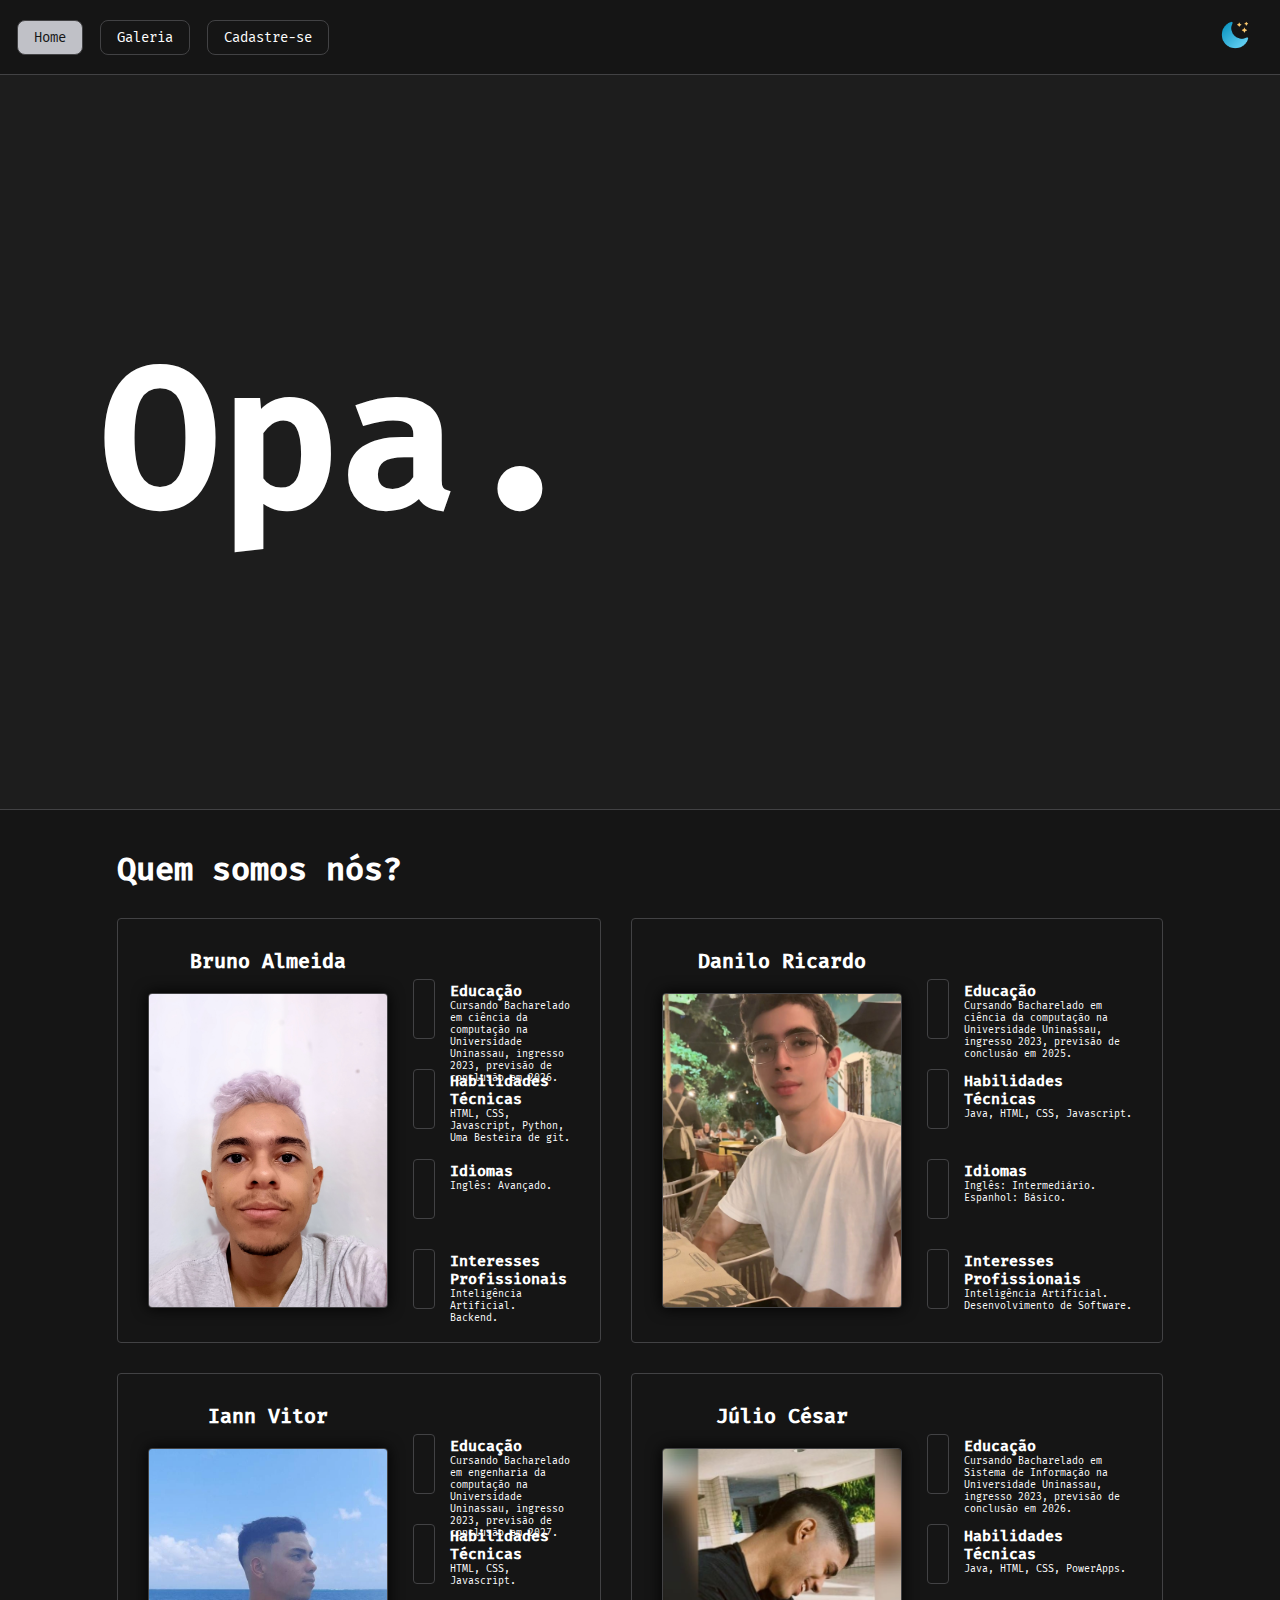
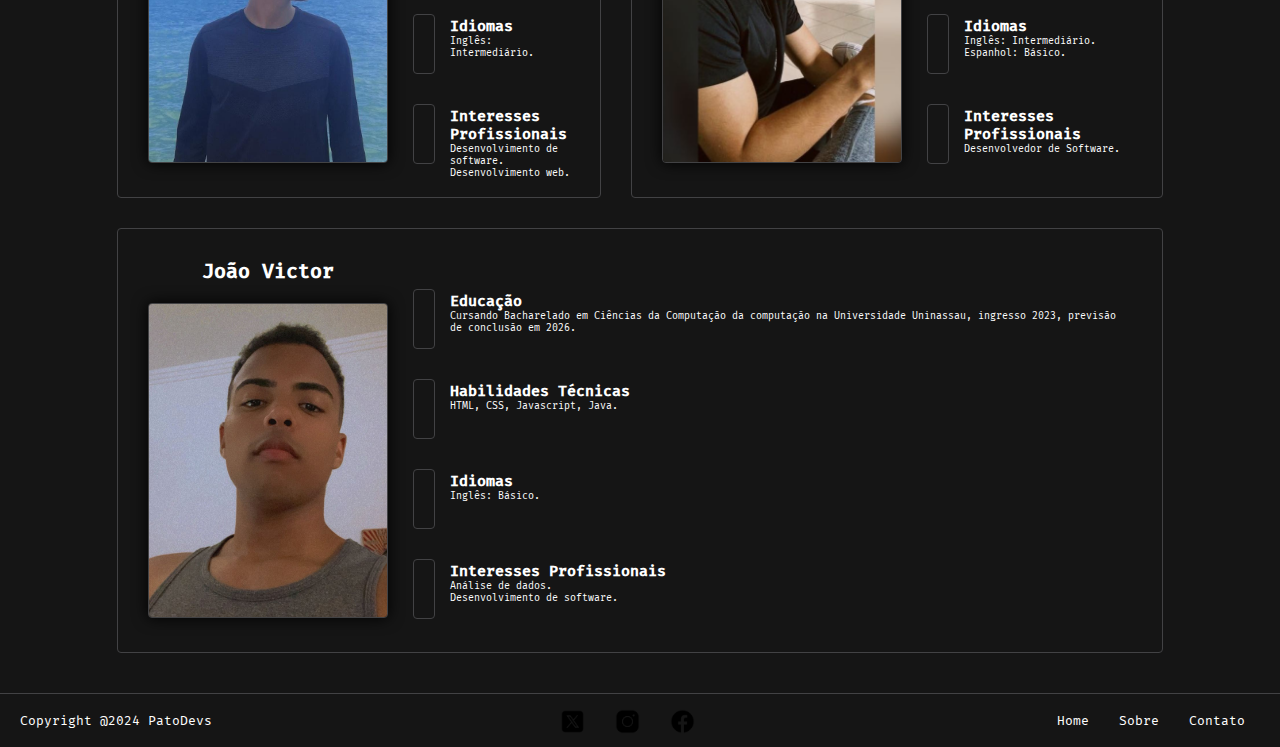
<file: index.html>
<!DOCTYPE html>
<html lang="pt-br">

<head>
    <meta charset="UTF-8">
    <meta name="viewport" content="width=device-width, initial-scale=1.0">
    <title>Início</title>
    <link rel="stylesheet" href="style/style.css">
    <link rel="shortcut icon" type="image/x-icon"href="/recursos/imgs/favicon.png">
</head>
<body>
        <div class="homepage">
            <div class="containerHomepage">
                <div class="containertituloHp">
                    <h1>Opa.</h1>
                </div>
            </div>
        </div>
    <main class="index">
        <div class="container">
            <h1>Quem somos nós?</h1>
            <div class="member">
                <div class="person">
                    <h3>Bruno Almeida</h3>
                    <img src="/recursos/imgs/pfpBruno.jpg" alt="Integrante 1"                  class="integrantes-img1">
                </div>
                <div class="wrapperInfos">
                    <div class="containerInfos">
                        <div class="formatoWrapper">
                            
                        </div>
                        <div class="textoInfoPessoas">
                            <h1>
                                    Educação
                                </h1>
                                <p>
                                    Cursando Bacharelado em ciência da computação na Universidade Uninassau, ingresso 2023, previsão de conclusão em 2026.
                                </p>
                        </div>
                    </div>
                    <div class="containerInfos">
                        <div class="formatoWrapper">
                            
                        </div>
                        <div class="textoInfoPessoas">
                            <h1>
                                    Habilidades Técnicas
                                </h1>
                                <p>
                                    HTML, CSS, Javascript, Python, Uma Besteira de git.
                                </p>
                        </div>
                    </div>
                    <div class="containerInfos">
                        <div class="formatoWrapper">
                            
                        </div>
                        <div class="textoInfoPessoas">
                            <h1>
                                Idiomas
                            </h1>
                            <p>
                               Inglês: Avançado.
                            </p>
                        </div>
                    </div>
                    <div class="containerInfos">
                        <div class="formatoWrapper">
                            
                        </div>
                        <div class="textoInfoPessoas">
                            <h1>
                                Interesses Profissionais
                                </h1>
                                <p>
                                    Inteligência Artificial. <br>Backend.
                                </p>
                        </div>
                    </div>
                </div>
            </div>
            <div class="member">
                <div class="person">
                    <h3>Danilo Ricardo
                    </h3>
                    <img src="/recursos/imgs/pfpDanilo.jpg" alt="Integrante 2"                  class="integrantes-img1">
                </div>
                <div class="wrapperInfos">
                    <div class="containerInfos">
                        <div class="formatoWrapper">
                            
                        </div>
                        <div class="textoInfoPessoas">
                            <h1>
                                    Educação
                                </h1>
                                <p>
                                    Cursando Bacharelado em ciência da computação na Universidade Uninassau, ingresso 2023, previsão de conclusão em 2025.

                                </p>
                        </div>
                    </div>
                    <div class="containerInfos">
                        <div class="formatoWrapper">
                            
                        </div>
                        <div class="textoInfoPessoas">
                            <h1>
                                    Habilidades Técnicas
                                </h1>
                                <p>
                                    Java, HTML, CSS, Javascript.
                                </p>
                        </div>
                    </div>
                    <div class="containerInfos">
                        <div class="formatoWrapper">
                            
                        </div>
                        <div class="textoInfoPessoas">
                            <h1>
                                Idiomas
                            </h1>
                            <p>
                                Inglês: Intermediário.<br>Espanhol: Básico.

                            </p>
                        </div>
                    </div>
                    <div class="containerInfos">
                        <div class="formatoWrapper">
                            
                        </div>
                        <div class="textoInfoPessoas">
                            <h1>
                                Interesses Profissionais
                                </h1>
                                <p>
                                    Inteligência Artificial. <br> Desenvolvimento de Software.
                                </p>
                        </div>
                    </div>
                </div>
            </div>
            <div class="member">
                <div class="person">
                    <h3>Iann Vitor</h3>
                    <img src="/recursos/imgs/pfpIann.jpg" alt="Integrante 3"                  class="integrantes-img1">
                </div>
                <div class="wrapperInfos">
                    <div class="containerInfos">
                        <div class="formatoWrapper">
                            
                        </div>
                        <div class="textoInfoPessoas">
                            <h1>
                                    Educação
                                </h1>
                                <p>
                                    Cursando Bacharelado em engenharia da computação na Universidade Uninassau, ingresso 2023, previsão de conclusão em 2027.

                                </p>
                        </div>
                    </div>
                    <div class="containerInfos">
                        <div class="formatoWrapper">
                            
                        </div>
                        <div class="textoInfoPessoas">
                            <h1>
                                    Habilidades Técnicas
                                </h1>
                                <p>
                                    HTML, CSS, Javascript.
                                </p>
                        </div>
                    </div>
                    <div class="containerInfos">
                        <div class="formatoWrapper">
                            
                        </div>
                        <div class="textoInfoPessoas">
                            <h1>
                                Idiomas
                            </h1>
                            <p>
                                Inglês: Intermediário.                      
                            </p>
                        </div>
                    </div>
                    <div class="containerInfos">
                        <div class="formatoWrapper">
                            
                        </div>
                        <div class="textoInfoPessoas">
                            <h1>
                                Interesses Profissionais
                                </h1>
                                <p>
                                    Desenvolvimento de software. <br> Desenvolvimento web.
                                </p>
                        </div>
                    </div>
                </div>
            </div>
            <div class="member">
                <div class="person">
                    <h3>Júlio César</h3>
                    <img src="/recursos/imgs/pfpJulio.jpg" alt="Integrante 4"                  class="integrantes-img1">
                </div>
                <div class="wrapperInfos">
                    <div class="containerInfos">
                        <div class="formatoWrapper">
                            
                        </div>
                        <div class="textoInfoPessoas">
                            <h1>
                                    Educação
                                </h1>
                                <p>
                                    
Cursando Bacharelado em Sistema de Informação na Universidade Uninassau, ingresso 2023, previsão de conclusão em 2026.

                                </p>
                        </div>
                    </div>
                    <div class="containerInfos">
                        <div class="formatoWrapper">
                            
                        </div>
                        <div class="textoInfoPessoas">
                            <h1>
                                    Habilidades Técnicas
                                </h1>
                                <p>
                                    Java, HTML, CSS, PowerApps.
                                </p>
                        </div>
                    </div>
                    <div class="containerInfos">
                        <div class="formatoWrapper">
                            
                        </div>
                        <div class="textoInfoPessoas">
                            <h1>
                                Idiomas
                            </h1>
                            <p>
                                Inglês: Intermediário. <br>
Espanhol: Básico.
                            </p>
                        </div>
                    </div>
                    <div class="containerInfos">
                        <div class="formatoWrapper">
                            
                        </div>
                        <div class="textoInfoPessoas">
                            <h1>
                                Interesses Profissionais
                                </h1>
                                <p>
                                    Desenvolvedor de Software.
                                </p>
                        </div>
                    </div>
                </div>
            </div>
            <div class="member" style="grid-column: 1/3;">
                <div class="person">
                    <h3>João Victor</h3>
                    <img src="/recursos/imgs/pfpJoao.jpg" alt="Integrante 5"                  class="integrantes-img1">
                </div>
                <div class="wrapperInfos">
                    <div class="containerInfos">
                        <div class="formatoWrapper">
                            
                        </div>
                        <div class="textoInfoPessoas">
                            <h1>
                                    Educação
                                </h1>
                                <p>
                                    Cursando Bacharelado em Ciências da Computação da computação na Universidade Uninassau, ingresso 2023, previsão de conclusão em 2026.
                                </p>
                        </div>
                    </div>
                    <div class="containerInfos">
                        <div class="formatoWrapper">
                            
                        </div>
                        <div class="textoInfoPessoas">
                            <h1>
                                    Habilidades Técnicas
                                </h1>
                                <p>
                                     HTML, CSS, Javascript, Java.

                                </p>
                        </div>
                    </div>
                    <div class="containerInfos">
                        <div class="formatoWrapper">
                            
                        </div>
                        <div class="textoInfoPessoas">
                            <h1>
                                Idiomas
                            </h1>
                            <p>
                                Inglês: Básico.
                            </p>
                        </div>
                    </div>
                    <div class="containerInfos">
                        <div class="formatoWrapper">
                            
                        </div>
                        <div class="textoInfoPessoas">
                            <h1>
                                Interesses Profissionais
                                </h1>
                                <p>
                                    Análise de dados. <br> Desenvolvimento de software.
                                </p>
                        </div>
                    </div>
                </div>
            </div>
            </div>
            
    </main>
    <script src="script/elementos.js"></script>
</body>
</html>
</file>
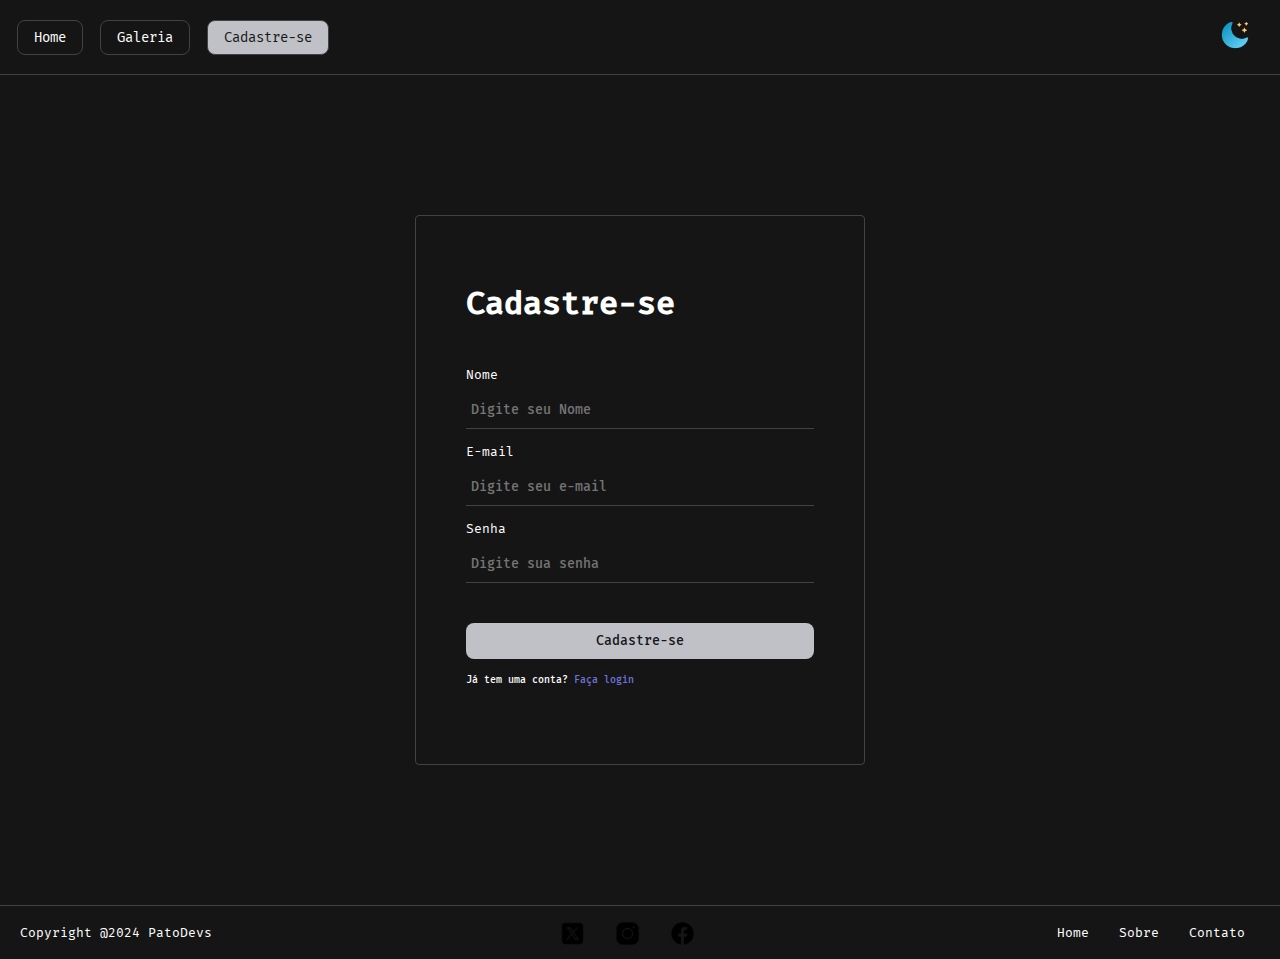
<file: paginas/cadastro.html>
<!DOCTYPE html>
<html lang='pt-br'>
<head>
    <meta charset='UTF-8'>
    <meta name='viewport' content='width=device-width, initial-scale=1.0'>
    <title>Cadastre-se</title>
<link rel='stylesheet' href='/style/style.css'>

</head>
<body>
    <main>
        <form action="" class="cadastroContainer">
            <h1>Cadastre-se</h1>
            <label for="nome">Nome</label><input id="nome" type="text" placeholder="Digite seu Nome" >
            <p id="verificacaoCaracterN"></p>
            <label for="email">E-mail</label><input type="text"id="email" placeholder="Digite seu e-mail">
            <label for="senha">Senha</label><input type="password" id="senha"placeholder="Digite sua senha">
            <p id="verificacaoCaracterS"></p>
            <button type="button">Cadastre-se</button>
            <p>Já tem uma conta? <a href="#"  id="loginLink">Faça login</a></p>
        </form>
</main>
<script src="/script/elementos.js"></script>
<script>
   const senha = document.getElementById('senha');
   const nome = document.getElementById('nome');
   const verificacaoCaracterS = document.getElementById('verificacaoCaracterS');

   senha.addEventListener('input', function(){
        if(senha.value.length < 8 && senha.value.length > 0){
            verificacaoCaracterS.style.display = 'block'
            verificacaoCaracterS.style.color = 'red'
            verificacaoCaracterS.innerHTML = 'Mínimo de 8 caracteres'

        }else if(senha.value.length === 0){
            verificacaoCaracterS.style.display = 'none'
        }else if(senha.value.length >= 8){
            verificacaoCaracterS.style.color = 'green'
        }
        
   })
   
</script>
</body>
</html>
</file>
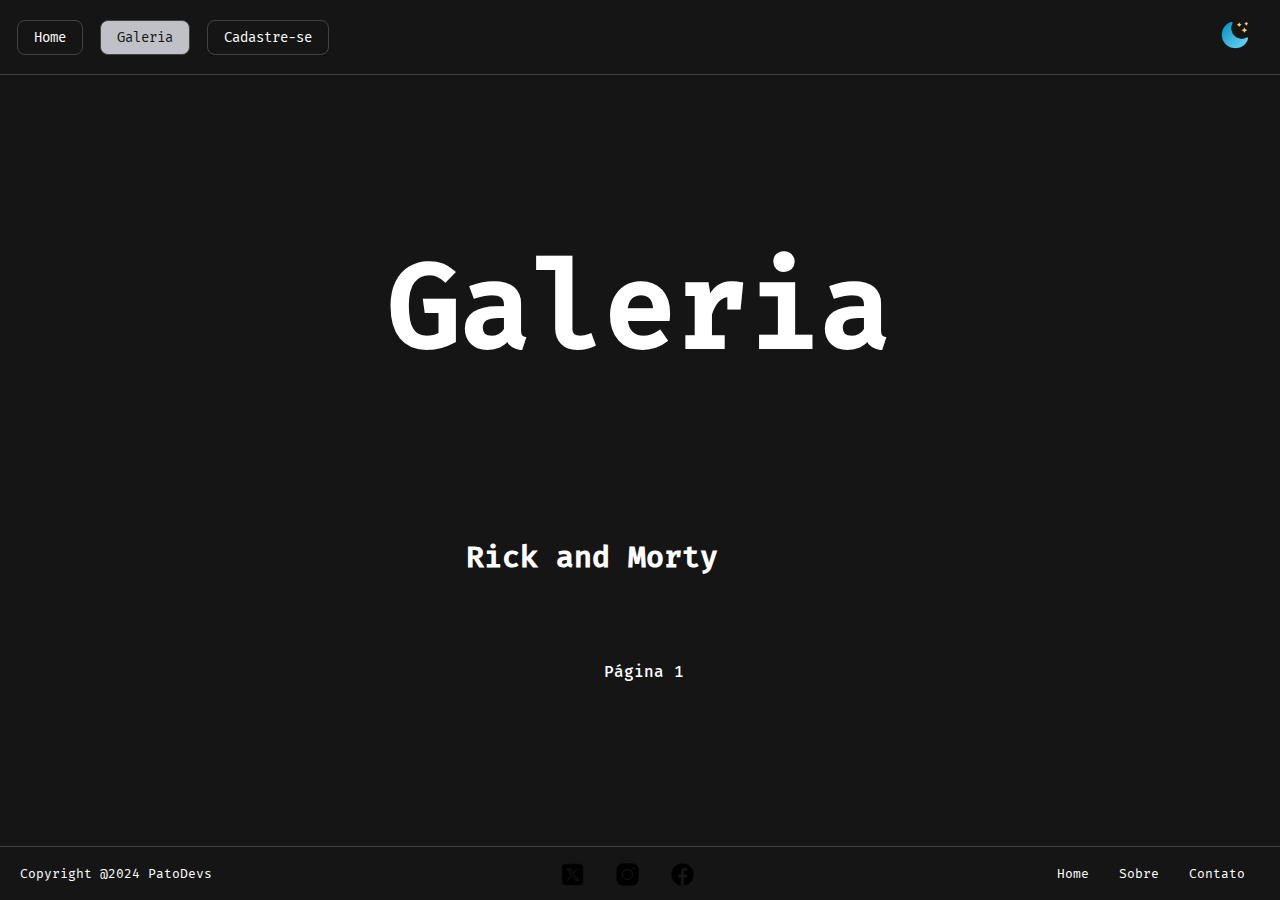
<file: paginas/galeria.html>
<!DOCTYPE html>
<html lang="pt-br">
<head>
    <meta charset="UTF-8">
    <meta name="viewport" content="width=device-width, initial-scale=1.0">
    <title>Galeria</title>
    <link rel="stylesheet" href="/style/style.css">

</head>
<body>
    <main>
        <div class="galeriaTitulo">
                <h1>
                    Galeria
                </h1>
            </div>
        <section>
            <div class="containertitulo">
                <h1>
                    Rick and Morty
                </h1>
            </div>
            <section class="secaoCardCompleto"></section>
            <div class="paginacaocontainer">
                <div class="paginacao">
                    <button id="pagAnterior">Anterior</button>
                    <span id="pagInfo">Página 1</span>
                    <button id="proximaPag">Próxima</button>
                </div>
            </div>
        </section>
    </main>
    <script src="/script/galeria.js"></script>
    <script src="/script/elementos.js"></script>
</body>
</html>
</file>
<file: style/style.css>
@font-face {
    font-family: Fira mono;
    src: url(/recursos/fonts/firamonoMedium.ttf);
}
@font-face {
    font-family: Firamonoregular;
    src: url(/recursos/fonts/firamonoRegular.ttf);
    }
@keyframes fade {
    from {
        opacity: 0;
    }
    to {
        opacity: 1;
    }
}
.fade{
    animation: fade all 3.2s;
}
.opacidade{
    opacity: 1;
}
:root{
    --borda-cor: #424244;
    --background-padrao-cor: #151515;
    --botao-font: Firamonoregular;
    --botao-selecionado-background: #c0c1c7;
    --botao-selecionado-hover-cor: #DADBE1;
    --botao-selecionado-texto: #151515;
    --botao-hover-cor: rgba(255, 255, 255, 0.1);
    --botao-active-opacidade: 0.7;
    --texto-padrao-cor: #ffffff;
    --boxshadow: 0px 0px 15px 0px #000000;
    
}

#loginLink{
    color: rgb(114, 114, 220);
}
/* Barra de rolagem */
::-webkit-scrollbar {
    width: 8px; 
}

::-webkit-scrollbar-track {
    background: transparent; 
}

::-webkit-scrollbar-thumb {
    background-color: #bbbbbb; 
    border-radius: 6px; 
}
*{
    margin: 0;
    padding: 0;
    box-sizing: border-box;
    text-decoration: none;
    color: var(--texto-padrao-cor);
    font-family: Fira Mono, sans-serif;
}

body{
    background-color: var(--background-padrao-cor);
    display: flex;
    flex-direction: column;
    transition: all ease 0.2s;
    align-items: center;
    min-height: 100vh;
}

body.light-mode {
    --background-padrao-cor: #ffffff;
    --texto-padrao-cor: #151515;
    --botao-selecionado-texto: #ffffff;
    --botao-selecionado-background: #151515;
    --botao-selecionado-hover-cor: #2e2e2e;
    --botao-hover-cor: #f3f3f3;
    --boxshadow: 0px 0px 0px 0px #000000;
    
}



.secaoCardCompleto{
    display: flex;
    flex-wrap: wrap;
    gap: 30px;
    position: relative;
    height: 100%;
    margin-left: 280px;
    margin-right: 280px;
    transition: all ease .5s;
    
}
.secaoCardCompleto.opacidade{
    opacity: 1;
}

.cardCompleto{
    min-width: 200px; 
    background-color: transparent;
    height: 340px;
    width: 240px;
    border-radius: 4px;
    border: var(--borda-cor) 1px solid;
    box-shadow: var(--boxshadow);
    position: inherit;
    flex: 0 0 auto; 
    overflow: hidden;
}
.cardImagem{
    width: 100%;
    height: 80%;
    transition: transform 0.2s ease;
    object-fit: cover;
    object-position: center;
    position: absolute;

    border-bottom: 1px solid var(--borda-cor);
}
.cardTituloContainer{ /* Título de cada card */
    position: absolute;
    bottom: 0;
    height: 20%;
    width: 100%;
    display: flex;
    align-items: center;
    justify-content: center;
    padding: 0 30px;
}
.cardImagem:hover{
    transform: scale(1.05);
    cursor: pointer;
}

.cardLink{
    width: 100%;
    height: 100%;
    position: absolute;
    z-index: 1;
    
    cursor: grab;
}
.paginacaocontainer{
    margin: 50px 0px 20px 0px;
    width: 100%;
    display: flex;
    gap: 30px;
    align-items: center;
    justify-content: right;

}
.paginacao{
    margin: 0 280px;
}
.paginacao button{
    border-radius: 8px;
    padding: 8px 16px;
    border: 1px solid var(--borda-cor);
    font-family: var(--botao-font), sans-serif;
    font-size: 14px;
    margin: 0 15px;
    transition: all ease 0.2s;
    background-color: transparent;
}
.paginacao button:hover{
    background-color: var(--botao-hover-cor);
    cursor: pointer;
}
#pagAnterior{
    position: relative;
    opacity: 0;
    z-index: -100;
}
#pagAnterior.opacidade{
    z-index: 10;
    opacity: 1;
}
#proximaPag{
    position: relative;
    opacity: 0;
    z-index: -100;
}
#proximaPag.opacidade{
    z-index: 10;
    opacity: 1;
}
.popupcontainer{
    position: fixed;
    width: 100%;
    height: 100%;
    background-color: rgba(0, 0, 0, 0.6);
    display: flex;
    align-items: center;
    justify-content: center;
    opacity: 0;
    z-index: -2;
    top: 0;
    transition: ease-in 0.2s;
}
.cardPopUp{
    display: grid;
    position: fixed;
    z-index: 10000000000;
    width: 1000px;
    height: 700px;
    background-color: var(--background-padrao-cor);
    position: absolute;
    border-radius: 4px;
    border: 1px solid var(--borda-cor);
    overflow: hidden;
    grid-template-columns: 1fr 1fr auto;
    grid-template-rows: 30px;
    gap: 15px;
    padding: 10px 10px 10px 10px;
    max-width: 90%;
    max-height: 70vh;
}

.imgPopup{
    grid-column: 1 / 2;
    grid-row: 1 / 3;
    width: 100%;
    height: 100%;
    transition: transform 0.2s ease;
    object-fit: cover;
    object-position: center;
    border-top-left-radius: 4px;
    border-bottom-left-radius: 4px;
    border: 1px solid var(--borda-cor);
}
.fecharPopup{
    grid-row: 1 / 2;
    grid-column: 3;
    background-color: transparent;
    border: none;
    
    font-size: 30px;
    cursor: pointer;
    width: 30px;
    padding-right: 15px;
}
.active{
    opacity: 1;
    z-index: 10000000;
}
.tituloPopup{
    grid-column: 2 / 3;
    grid-row: 1;
    margin-top: 10px;
}
.descricaoPopup{
    grid-column: 2 / 3;
    width: 100%;
    height: 100%;
    margin-top: 40px;
    font-size: 30px;
    font-family: var(--botao-font);
    
}
header{
    width: 100%;
    height: 75px;
    border-bottom: 1px solid var(--borda-cor);
    background-color: var(--background-padrao-cor);
    display: flex;
    flex-direction: row;
    align-items: center;
    justify-content: space-between;
    
}
.linkContainer{
    display: flex;
    justify-content: space-evenly;    
}

.headerBotao{
    border-radius: 8px;
    padding: 8px 16px;
    border: 1px solid var(--borda-cor);
    font-family: var(--botao-font), sans-serif;
    font-size: 14px;
    margin-left: 17px;
    transition: all ease 0.2s;
}
.headerBotao:hover{
    background-color: var(--botao-hover-cor);
}
.headerBotao:active{
    opacity: var(--botao-active-opacidade);
}
/* Quando o botao do header estiver selecionado */
.botaoSelecionado{
    color: var(--botao-selecionado-texto);
    background-color: var(--botao-selecionado-background);
}
.botaoSelecionado:hover{
    background-color: var(--botao-selecionado-hover-cor)
}
.botaoSelecionado:active{
    opacity: var(--botao-active-opacidade);
}



.containertitulo h1{
    font-size: 30px;
    margin: 0px 280px;
    margin-bottom: 30px;
}
.containertitulo{
    width: 100%;
    display: flex;
    gap: 20px;
}



.botaoVoltar{
    border-radius: 8px;
    padding: 8px 16px;
    border: 1px solid var(--borda-cor);
    font-family: var(--botao-font), sans-serif;
    font-size: 14px;
    background-color: transparent;
    transition: all ease 0.2s;
    cursor: pointer;
    left: 0;
    top: 0px;
    transform: rotate(180deg);
    padding-bottom: 10px;    
}
.botaoVoltar:hover{
    background-color: var(--botao-hover-cor);
}
.botao:active{
    opacity: var(--botao-active-opacidade);
}

.arrowLeft{
    font-size: larger;
}
.cadastroContainer{
    display: flex;
    flex-direction: column;
    justify-content: center;
    text-align: left;
    border-radius: 4px;
    border: 1px solid var(--borda-cor);
    padding: 0px 50px 10px 50px;
    width: 	450px;
    height: 550px;
    z-index: 1000;
    margin: 140px 0px;
}
.cadastroContainer p{
    font-size: 10px;
}
.cadastroContainer input{
    background-color: transparent;
    border: none;
    border-bottom: 1px solid var(--borda-cor);
    width: 100%;
    padding-top: 20px;
    padding-bottom: 5px;
    padding-left: 5px;
    padding: 20px 5px 10px 5px;
    transition: all 0.2s;
    
}
input:focus { 
    outline: none;
    border-bottom: 1px solid rgb(114, 114, 220);
  }
.cadastro{
    position: relative;
    
}
.cadastroContainer button{
    color: var(--botao-selecionado-texto);
    background-color: var(--botao-selecionado-background);
    border: none;
    transition: all ease .2s;
    cursor: pointer;
    border-radius: 8px;
    width: 100%;
    padding: 10px 0px 10px 0px;
    margin-top: 15px;
    
}
.cadastroContainer button:hover{
    background-color: var(--botao-selecionado-hover-cor);
}
.cadastroContainer button:active{
    opacity: var(--botao-active-opacidade);
}
.cadastroContainer h1{
    margin-bottom: 30px;
}
.cadastroContainer label{
    margin-top: 15px;
    font-family: firamonoregular;
    font-size: small
}
.cadastroContainer p{
    margin-top: 15px;
    
}
.cadastroContainer a:hover{
    text-decoration: underline;

}
#verificacaoCaracterS{
    transition: all 0.5s;
    width: 100%;
    margin-left: 5px;
    height: 10px;
}
#verificacaoCaracterN{
    transition: all 0.5s;
    display: none;
    margin-left: 5px;
    height: 10px;
}
.botaoAltModoescuro{
    cursor: pointer;
    background-color: #cebfbf00;
    border: none;
    color: #000;
    
    font-size: 16px;
    border-radius: 100%;
    transition: all 0.2s ease;
    width: 50px;
    height: 50px;
    margin-right: 20px;
}
.botaoAltModoescuro:hover{
    background-color: #84848437;
}
 .botaoImg{
    width: 80%;
}

footer {
    background-color: var(--background-padrao-cor);
    padding: 10px 0;
    border-top: 1px solid var(--borda-cor); 
    z-index: 100;
    width: 100%;
    transition: all 0.2s;
    height: fit-content;
    margin-top: auto;
    opacity: 0;
}


footer p, footer a{
    font-family: Firamonoregular;
}

.footer-container {
    display: flex;
    flex-wrap: row;
    font-size: small;
    justify-content: space-between;
    align-items: center;
}

.footer-section {
    
    padding: 0 20px;
}
.footer-section-social{
    transition: all 0.2s;
    display: flex;

}
.footer-section-social a{
    margin: 0 15px;
}
.footer-section-social img{
    width: 25px;
    transition: all 0.2s;
    margin-top: 5px;
}
.footer-section-social img:hover{
    transform: scale(1.1);
    cursor: pointer;
}
.footer-section-info{
    padding: 0 20px;
}
.footer-section-info a{
    
    margin: 0 15px;
}
.footer-section-info a:hover{
    text-decoration: underline;
}
.footerposition{
    position: absolute;
    bottom: 0;
}
.homepage{
    width: 100%;
    height: calc(90vh - 75px);
    background-color: #6464641b;
    border-bottom: 1px solid var(--borda-cor);
    
}
.containerHomepage{
    margin: 0 100px;
    display: grid;
    height: 100%;
    grid-template-columns: repeat(2, 1fr);
    grid-template-rows: 1fr 1fr 1fr;
    
}

.containertituloHp{
    grid-row: 2/3; 
    font-size: 100px;
}

.container{
    display: grid;
    gap: 30px;
    margin: 20px 0 20px 0;
    grid-template-columns: repeat(2, 1fr);
    transition: opacity 1s;
}
.container h1{
    width: 100%;
    grid-row: 1 / 2;
    grid-column: 1 / 3;
}
.member{
    border: 1px solid var(--borda-cor);
    padding: 30px 30px 30px 30px;
    border-radius: 4px;
    display: grid;
    grid-template-columns: auto 1fr;
    gap: 25px;
    width: 100%;
    
}
.member img{
    border-radius: 4px;
    width: 240px;
    height: 315px;
    object-fit: cover;
    object-position: center;
    border: 1px solid var(--borda-cor);
    box-shadow: var(--boxshadow);
}
.person{
    text-align: center;
}
.person h3{
   font-size: 20px;
   margin-bottom:20px; 
}
.wrapperInfos{
    display: flex;
    flex-direction: column;
    width: 100%;
    height: 100%;
    grid-column: 2 / 3;
    gap: 30px;
    margin-top: 30px;
}
.containerInfos{
    display: flex;
    flex-direction: row;
    border-radius: 1px solid  var(--borda-cor);
    width: 100%;
    height: 60px;
   
}

.formatoWrapper{
    width: 20px;
    height: 100%;
    
    border-radius: 4px;
    padding-right: 20px;
    margin-right: 15px;
    border: 1px solid var(--borda-cor);
}

.textoInfoPessoas{
    margin-top: 3px;
}
.textoInfoPessoas h1{
    font-size: 15px;
}
.textoInfoPessoas p{
    font-size: 10px;
        font-family: var(--botao-font);
}

main{
    max-width: 100%;
    opacity: 0;
    transition: all 0.2s;
}


.galeriaTitulo{
    margin: 160px 0px;
    display: flex;
    width: 100%;
    justify-content: center;
   
}

.galeriaTitulo h1{
    font-size: 120px;
}
.index{
    margin: 20px 280px;
}

@media (max-width: 600px) {
    
    header a{
        display: none;
    }
    .botaoAltModoescuro{
        position: absolute;
        left: 0;
        margin-left: 15px;
    }
    .botaoAltModoescuro:hover{
        background-color: transparent;
    }
    .botaoAltModoescuro:active{
        background-color: #84848437;
    }
    .containertituloHp{
        transform: scale(0.5);
    }
    .container{  
        display: flex;
        flex-direction: column;
        max-width: 100vw;
        margin: 30px;
        
    }
    .containerHomepage{
        margin: 0;
    }
    
    .cadastroContainer{
        border: none;
        
        
        width: 300px;
        padding: 10px 20px 10px 20px;
    }
    .index{
        margin: 000;
    }

    .imgPopup{
        grid-row: 1/3;
        grid-column: 1/4;
        border-radius: 4px;
    }
    .tituloPopup{
        grid-row: 3/4;
        grid-column:1/4 ;
    }
    .cardPopUp{
        grid-template-columns: 1fr 30px;
        grid-template-rows: 30px 1fr 1fr;
        overflow: visible;
    }.fecharPopup{
        color: white;
        position: absolute;
        top: -60px;
        right: 0px;
    }.secaoCardCompleto{
        margin: 0;
        margin-left: 30px;
        gap: 30px;
    }
    .cardCompleto{
        width: calc(100% - 30px);
        height: 600px;
    }
    .footer-section-info{
        display: flex;
        flex-direction: column;
        
    }
    .paginacaocontainer{
        justify-content: center;
        
    }
    .paginacao{
        margin: 0;
    }
    .member img{
        width: 180px;
    }
    
    }
    
@media (max-width: 1000px){
    .containertituloHp{
        transform: scale(0.5);
    }
    .container{
        
        display: flex;
        flex-direction: column;
        max-width: 100vw;
        margin: 30px;
        
    }
    .containerHomepage{
        margin: 0;
    }
    
    .cadastroContainer{
        border: none;
        margin-top: 50px;
        margin-bottom: 300px;
    
    }
    .index{
        margin: 0;
    }

    .imgPopup{
        grid-row: 1/3;
        grid-column: 1/4;
        border-radius: 4px;
    }
    .tituloPopup{
        grid-row: 3/4;
        grid-column:1/4 ;
    }
    .cardPopUp{
        grid-template-columns: 1fr 30px;
        grid-template-rows: 30px 1fr 1fr;
        overflow: visible;
    }.fecharPopup{
        color: white;
        position: absolute;
        top: -60px;
        right: 0px;
    }.secaoCardCompleto{
        margin: 0;
        margin-left: 30px;
        gap: 30px;
    }
    .cardCompleto{
        width: calc(100% - 30px);
        height: 600px;
    }
    .footer-section-info{
        display: flex;
        flex-direction: column;
        
    }
    .paginacaocontainer{
        justify-content: center;
        
    }
    .paginacao{
        margin: 0;
    }
    .containertitulo{
        text-align: center;
    }
    .containertitulo h1{
        margin: 30px;
    }
    .galeriaTitulo h1{
        transform: scale(0.7);
    }
    }
</file>
